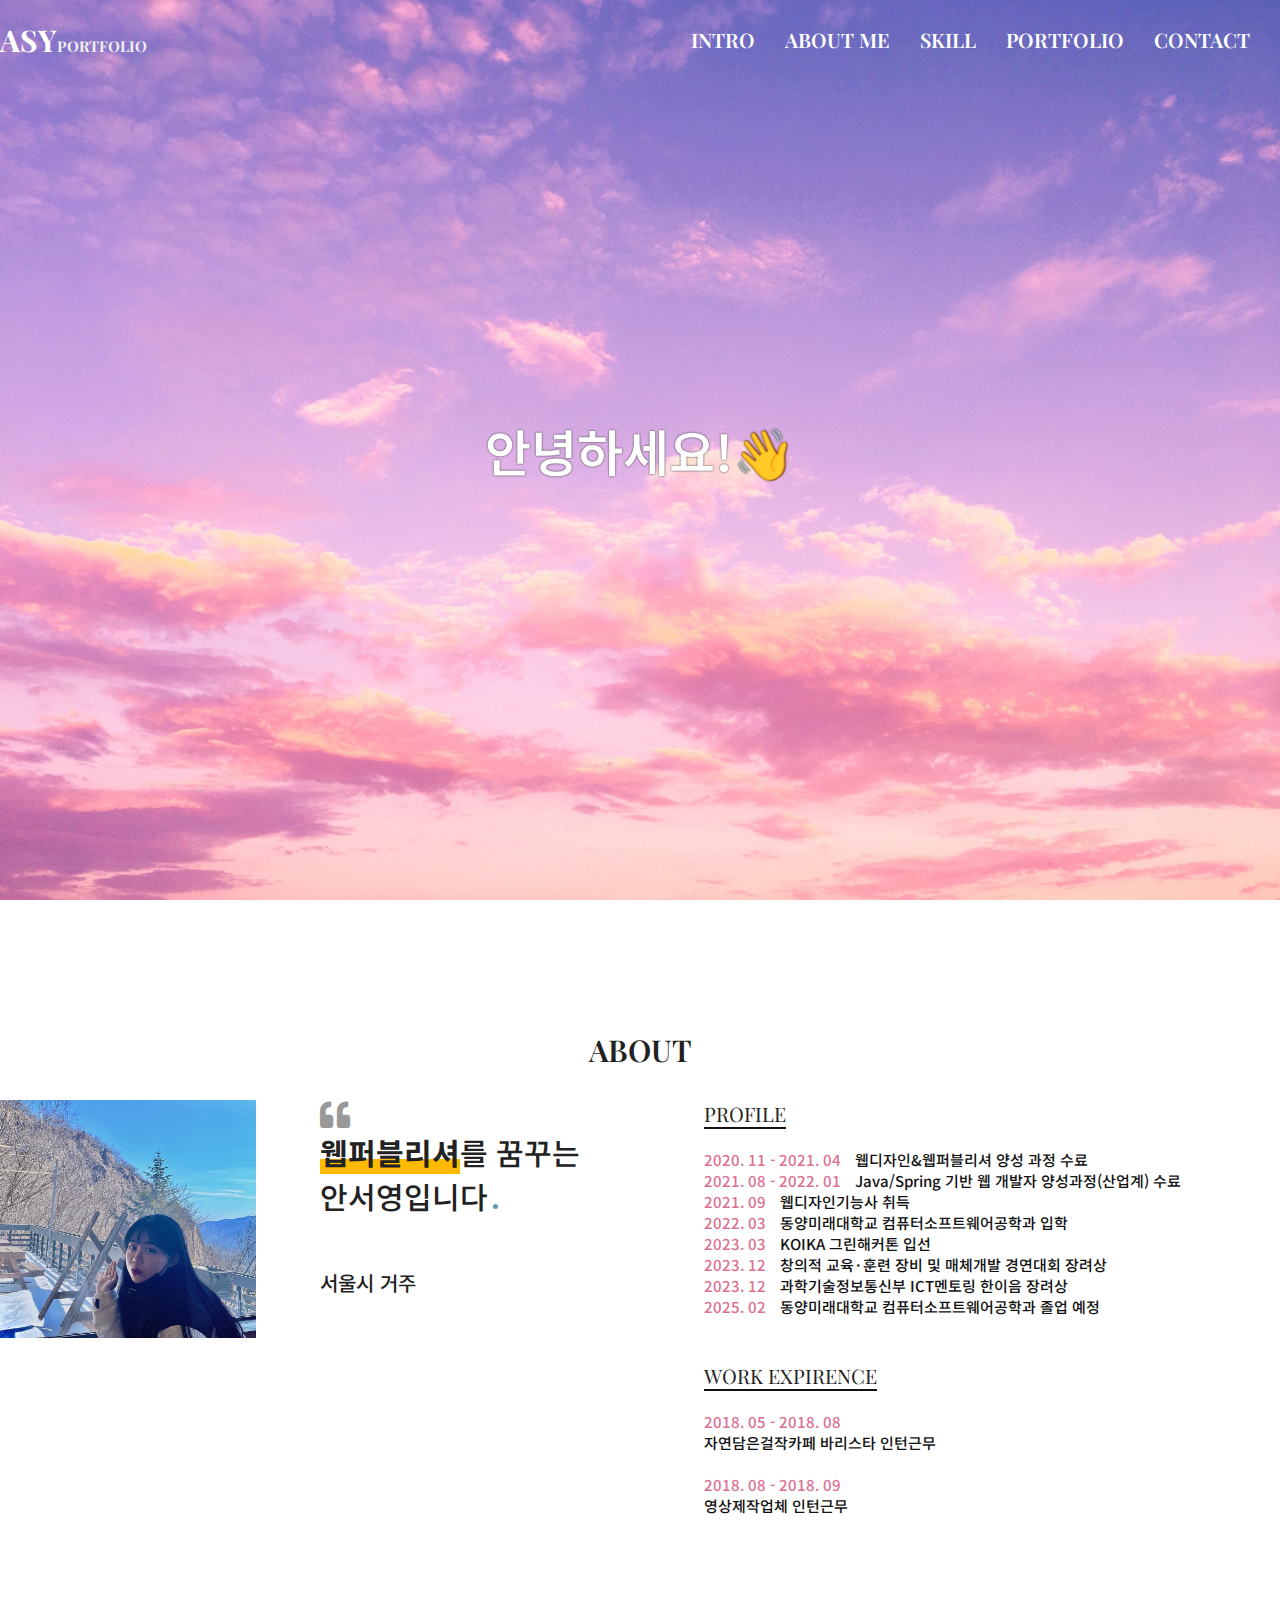
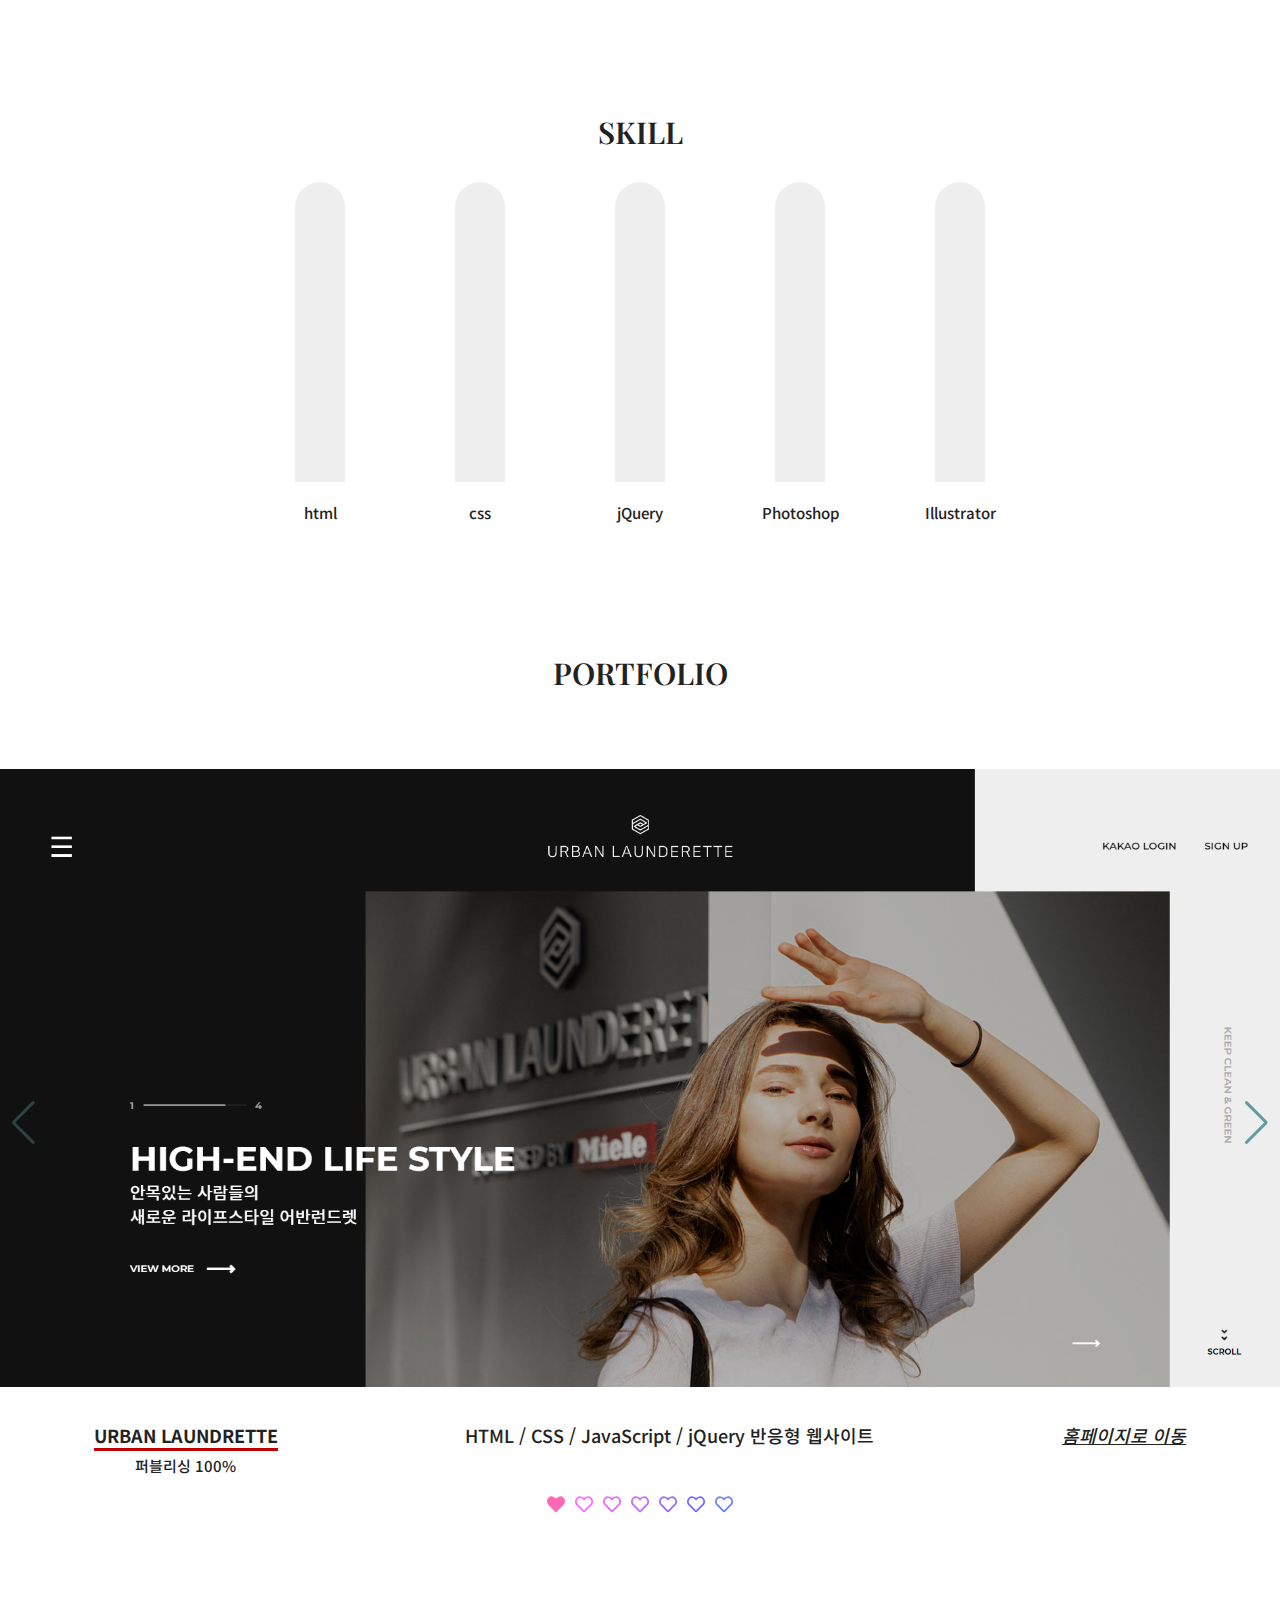
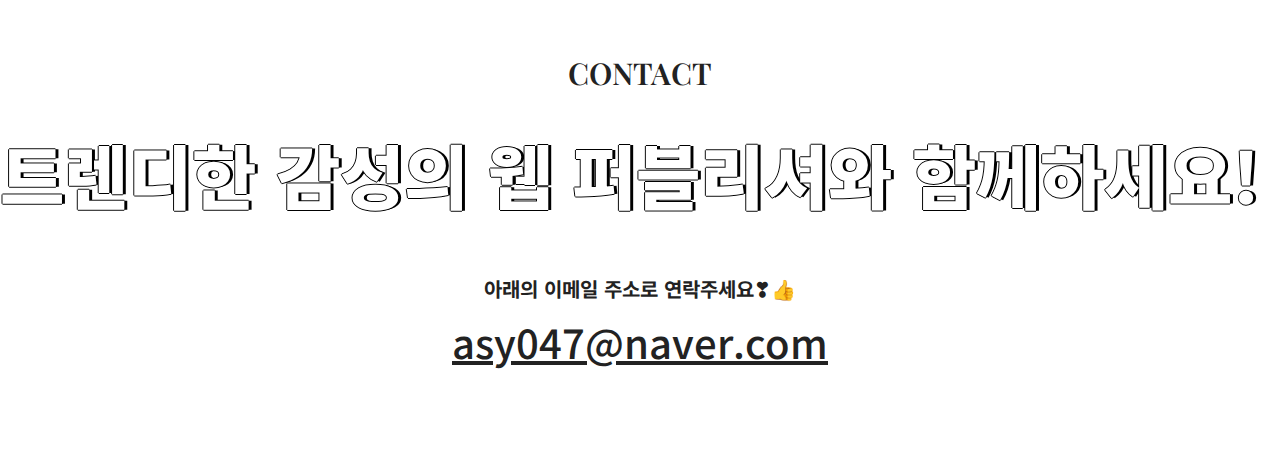
<file: index.html>
<!DOCTYPE html>
<html lang="ko">
<head>
	<meta charset="UTF-8">
	<title>안녕하세요! 안서영입니다. 😀</title>
	<link rel="stylesheet" href="css/all.min.css">
	<link rel="stylesheet" href="css/reset.css">
	<link rel="stylesheet" href="css/swiper-bundle.min.css">
	<link rel="stylesheet" href="css/main.css">
	<script src="js/jquery-3.5.1.min.js"></script>
	<script src="js/jquery-ui.min.js"></script>
	<script src="js/swiper-bundle.min.js"></script>
	<script src="js/script.js"></script>
</head>
<body>
<div class="loading"><i class="fa fa-spinner fa-pulse fa-3x fa-fw margin-bottom"></i></div>
	<div id="wrap">
		<div id="mainVisual">
			<header>
				<div class="inner">
					<h1><a href="#">ASY<span>portfolio</span></a></h1>
					<ul class="gnb">
						<li><a href="#">intro</a></li>
						<li><a href="#about">about me</a></li>
						<li><a href="#skill">skill</a></li>
						<li><a href="#port">portfolio</a></li>
						<li><a href="#contact">contact</a></li>
					</ul>
				</div>
			</header>
			<h2>안녕하세요!<span>👋</span></h2>
		</div>
		<section id="container">
			<article id="about" class="clear">
				<div class="inner">
						<h3>ABOUT</h3>
					<figure>
						<img src="img/about01.jpg" alt="안서영사진">
					</figure>
					<div class="rightTxt01">
							<p class="txt01">
								<i class="fas fa-quote-left"></i>
								<strong>웹퍼블리셔</strong>를 꿈꾸는 <br>
								안서영입니다<span></span>
							</p>
							<p class="txt02">
								서울시 거주
							</p>
							<!-- <address>
								<a href="mailto:asy047@naver.com">asy047@naver.com </a>
							</address> -->
					</div>
					<div class="rightTxt02">
						<div class="education">
							<h4>PROFILE</h4>
							<p>
								<span>2020. 11 - 2021. 04</span> 웹디자인&amp;웹퍼블리셔 양성 과정 수료 <br>
								<span>2021. 08 - 2022. 01</span> Java/Spring 기반 웹 개발자 양성과정(산업계) 수료 <br>
                                <span>2021. 09</span> 웹디자인기능사 취득 <br>
								<span>2022. 03</span> 동양미래대학교 컴퓨터소프트웨어공학과 입학 <br>
                                <span>2023. 03</span> KOIKA 그린해커톤 입선 <br>
                                <span>2023. 12</span> 창의적 교육·훈련 장비 및 매체개발 경연대회 장려상 <br>
                                <span>2023. 12</span> 과학기술정보통신부 ICT멘토링 한이음 장려상 <br>
                                <span>2025. 02</span> 동양미래대학교 컴퓨터소프트웨어공학과 졸업 예정
							</p>
						</div>
						<div class="work">
							<h4>WORK EXPIRENCE</h4>
							<p>
								<span>2018. 05 - 2018. 08</span> <br>
								자연담은걸작카페 바리스타 인턴근무 <br>
								<span></span>
							</p>
							<p>
								<span>2018. 08 - 2018. 09</span> <br>
								영상제작업체 인턴근무 <br>
								<span></span>
							</p>
						</div>
					</div>
				</div>
			</article>
			
			<article id="skill" class="clear">
				<div class="inner">
					<h3>SKILL</h3>
					<ul>
						<li class="html">
							<div class="score">
								<div class="myScore">98%</div>
							</div>
							<p>html</p>
						</li>
						<li class="css">
							<div class="score">
								<div class="myScore">95%</div>
							</div>
							<p>css</p>
						</li>
						<li class="jQuery">
							<div class="score">
								<div class="myScore">90%</div>
							</div>
							<p>jQuery</p>
						</li>
						<li class="photoshop">
							<div class="score">
								<div class="myScore">90%</div>
							</div>
							<p>Photoshop</p>
						</li>
						<li class="illust">
							<div class="score">
								<div class="myScore">70%</div>
							</div>
							<p>Illustrator</p>
						</li>
					</ul>
				</div>
				
			</article>
			
			<article id="port">
				<h3>PORTFOLIO</h3>
				<div class="inner">
					<div class="swiper-container portSlide">
                      <div class="swiper-wrapper">
                        <div class="swiper-slide">
                            <ul>
                                <li class="topBox">
                                    <figure>
                                        <img src="img/port01.png" alt="어반런드렛">
                                    </figure>
                                </li>
                                <li class="textArea">
                                    <div class="txt01">
                                        <b>urban laundrette</b>
                                        <small>퍼블리싱 100%</small>
                                    </div>
                                    <div class="txt02">
                                        <p>
                                           HTML / CSS / JavaScript / jQuery
                                           반응형 웹사이트
                                        </p>
                                    </div>
                                    <div class="txt03">
                                        <a href="https://asy047.github.io/urbanlaunderette/" target="_blank">홈페이지로 이동</a>
                                    </div>
                                </li>
                            </ul>
                        </div>
                        <div class="swiper-slide">
                          <ul>
                                <li class="topBox">
                                    <figure>
                                        <img src="img/port02.png" alt="청정원">
                                    </figure>
                                </li>
                                <li class="textArea">
                                    <div class="txt01">
                                        <b>청정원</b>
                                        <small>퍼블리싱 100%</small>
                                    </div>
                                    <div class="txt02">
                                        <p>
                                           HTML / CSS / JavaScript / jQuery
                                           반응형 웹 사이트. 웹 접근성 및 웹 적합성 통과.
                                        </p>
                                    </div>
                                    <div class="txt03">
                                        <a href="https://asy047.github.io/cjw/" target="_blank">홈페이지로 이동</a>
                                    </div>
                                </li>
                            </ul>
                            </div>
                        <div class="swiper-slide">
                               <ul>
                                <li class="topBox">
                                    <figure>
                                        <img src="img/port03.png" alt="카카오 디벨롭">
                                    </figure>
                                </li>
                                <li class="textArea">
                                    <div class="txt01">
                                        <b>Kakao Developers</b>
                                        <small>퍼블리싱 100%</small>
                                    </div>
                                    <div class="txt02">
                                        <p>
                                           HTML / CSS / JavaScript / Jquery
                                           반응형 웹 사이트. 웹 접근성 및 웹 적합성 통과
                                        </p>
                                    </div>
                                    <div class="txt03">
                                        <a href="https://asy047.github.io/kakaodevelopers/" target="_blank">홈페이지로 이동</a>
                                    </div>
                                </li>
                            </ul>
                            </div>
                             <div class="swiper-slide">
                             <ul>
                                <li class="topBox">
                                    <figure>
                                        <img src="img/port05.png" alt="인트락스">
                                    </figure>
                                </li>
                                <li class="textArea">
                                    <div class="txt01">
                                        <b>Intrax</b>
                                        <small>퍼블리싱 100%</small>
                                    </div>
                                    <div class="txt02">
                                        <p>
                                           깔끔한 디자인의 Intrax 사이트를 클론코딩
                                        </p>
                                    </div>
                                    <div class="txt03">
                                        <a href="https://asy047.github.io/intrax/" target="_blank">홈페이지로 이동</a>
                                    </div>
                                </li>
                            </ul>
                        </div>
                        <div class="swiper-slide">
                            <ul>
                                <li class="topBox">
                                    <figure>
                                        <img src="img/port04.png" alt="보그">
                                    </figure>
                                </li>
                                <li class="textArea">
                                    <div class="txt01">
                                        <b>Vogue</b>
                                        <small>퍼블리싱 100%</small>
                                    </div>
                                    <div class="txt02">
                                        <p>
                                           잡지 Vogue를 컨셉으로 jquery와 css를 적극 활용한 동적인 페이지
                                        </p>
                                    </div>
                                    <div class="txt03">
                                        <a href="https://asy047.github.io/vogue/" target="_blank">홈페이지로 이동</a>
                                    </div>
                                </li>
                            </ul>
                        </div>
                        <div class="swiper-slide">
                          <ul>
                                <li class="topBox">
                                    <figure>
                                        <img src="img/port06.png" alt="굿호텔">
                                    </figure>
                                </li>
                                <li class="textArea">
                                    <div class="txt01">
                                        <b>good hotel</b>
                                        <small>디자인 100%</small>
                                    </div>
                                    <div class="txt02">
                                        <p>
                                           호텔 예약 페이지를 신뢰감을 주는 색을 중심으로 하여 디자인
                                        </p>
                                    </div>
                                    <div class="txt03">
                                        <a href="html/goodhotel.html" target="_blank">홈페이지로 이동</a>
                                    </div>
                                </li>
                            </ul>
                            </div>
                        <div class="swiper-slide">
                             <ul>
                                <li class="topBox">
                                    <figure>
                                        <img src="img/port07.png" alt="인생축제">
                                    </figure>
                                </li>
                                <li class="textArea">
                                    <div class="txt01">
                                        <b>Life festival</b>
                                        <small>디자인 100%</small>
                                    </div>
                                    <div class="txt02">
                                        <p>
                                           어플리케이션을 디자인
                                        </p>
                                    </div>
                                    <div class="txt03">
                                        <a href="html/lifeFestival.html" target="_blank">홈페이지로 이동</a>
                                    </div>
                                </li>
                            </ul>
                        </div>
                      </div>
                      <div class="swiper-pagination"></div>
                      <div class="swiper-button-next"></div>
                      <div class="swiper-button-prev"></div>
                    </div>
				</div>
			</article>
			
			<article id="contact">
				<h3>CONTACT</h3>
				<div class="inner">
                    <p>트렌디한 감성의 웹 퍼블리셔와 함께하세요!</p>
                    <div class="email">
                        <b>아래의 이메일 주소로 연락주세요❣👍</b>
				    	<label for="email"><a href="mailto:asy047@naver.com">asy047@naver.com</a></label>
                </div>
				</div>
			</article>
		</section>
	</div>
	<!-- Channel Plugin Scripts -->
<script>
  (function() {
    var w = window;
    if (w.ChannelIO) {
      return (window.console.error || window.console.log || function(){})('ChannelIO script included twice.');
    }
    var ch = function() {
      ch.c(arguments);
    };
    ch.q = [];
    ch.c = function(args) {
      ch.q.push(args);
    };
    w.ChannelIO = ch;
    function l() {
      if (w.ChannelIOInitialized) {
        return;
      }
      w.ChannelIOInitialized = true;
      var s = document.createElement('script');
      s.type = 'text/javascript';
      s.async = true;
      s.src = 'https://cdn.channel.io/plugin/ch-plugin-web.js';
      s.charset = 'UTF-8';
      var x = document.getElementsByTagName('script')[0];
      x.parentNode.insertBefore(s, x);
    }
    if (document.readyState === 'complete') {
      l();
    } else if (window.attachEvent) {
      window.attachEvent('onload', l);
    } else {
      window.addEventListener('DOMContentLoaded', l, false);
      window.addEventListener('load', l, false);
    }
  })();
  ChannelIO('boot', {
    "pluginKey": "f3668c33-a513-4769-81c1-241b7d3bf572"
  });
</script>
<!-- End Channel Plugin -->
</body>
</html>
</file>
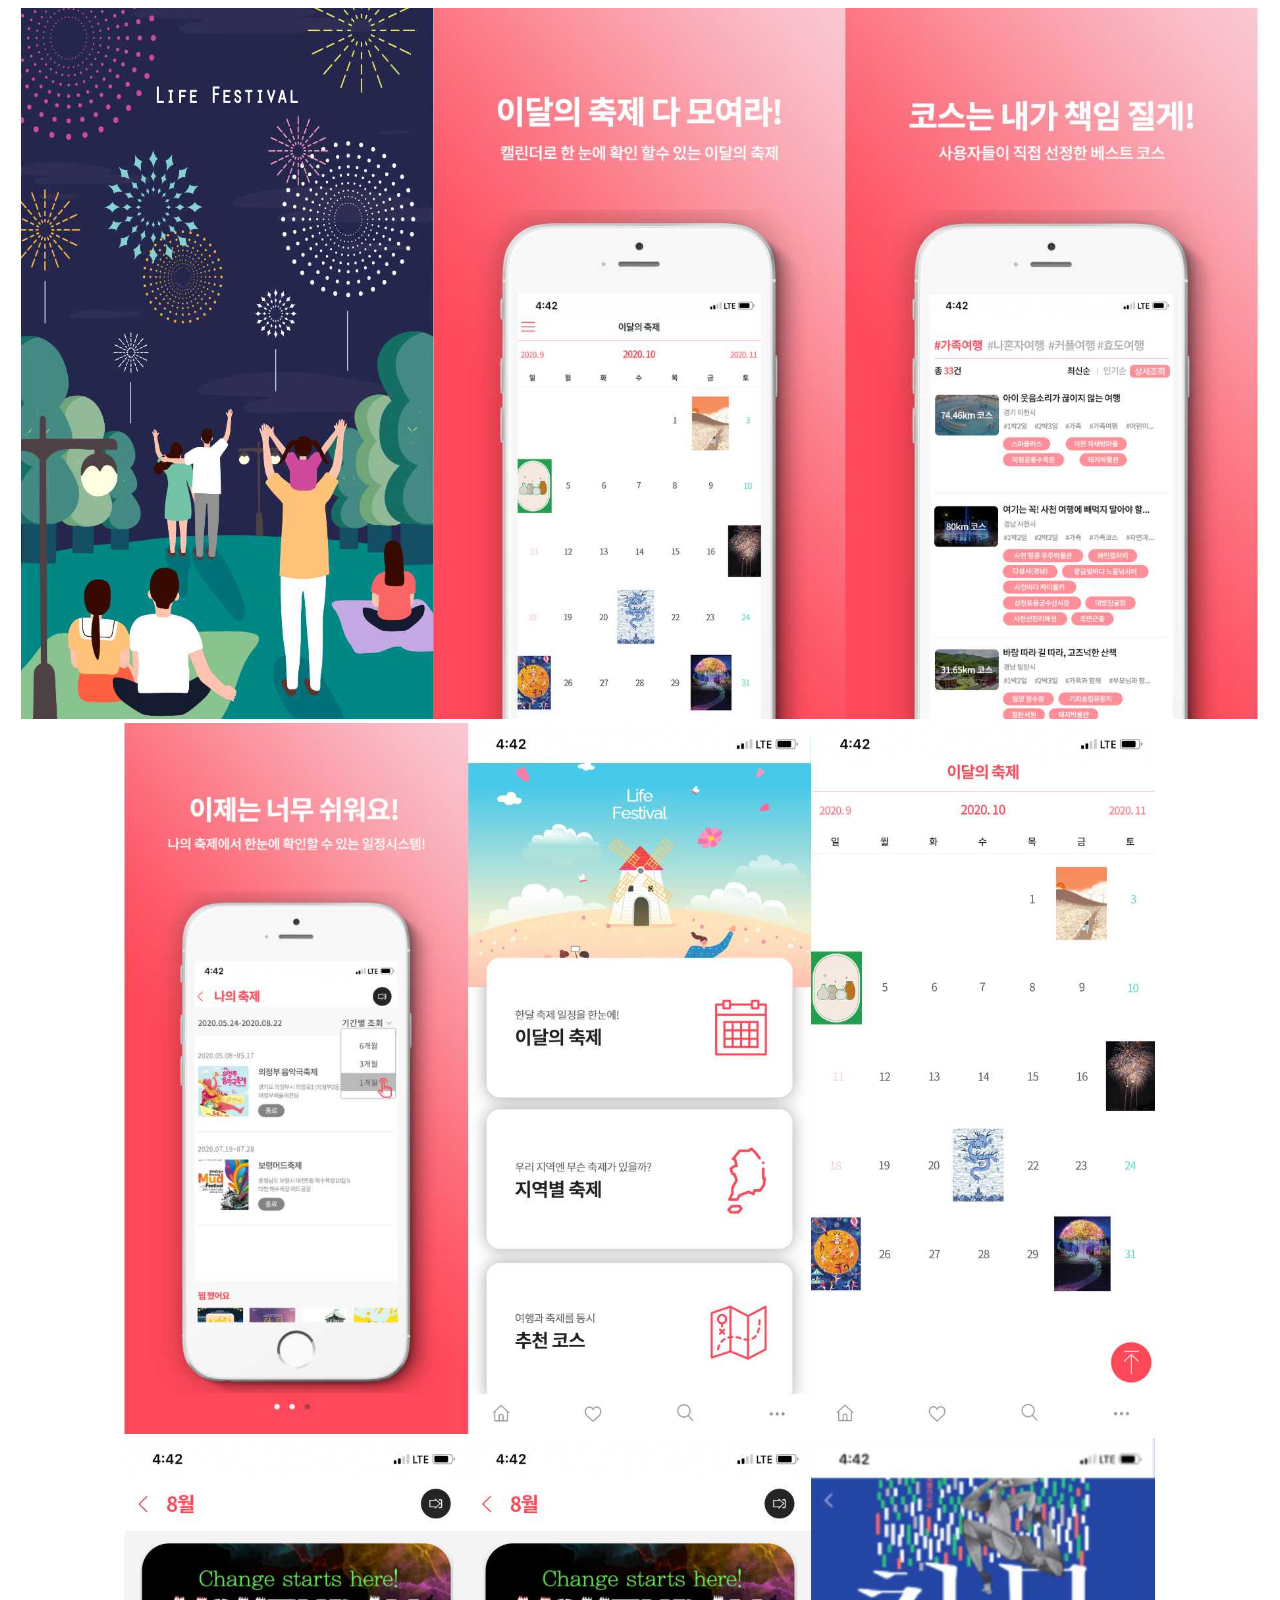
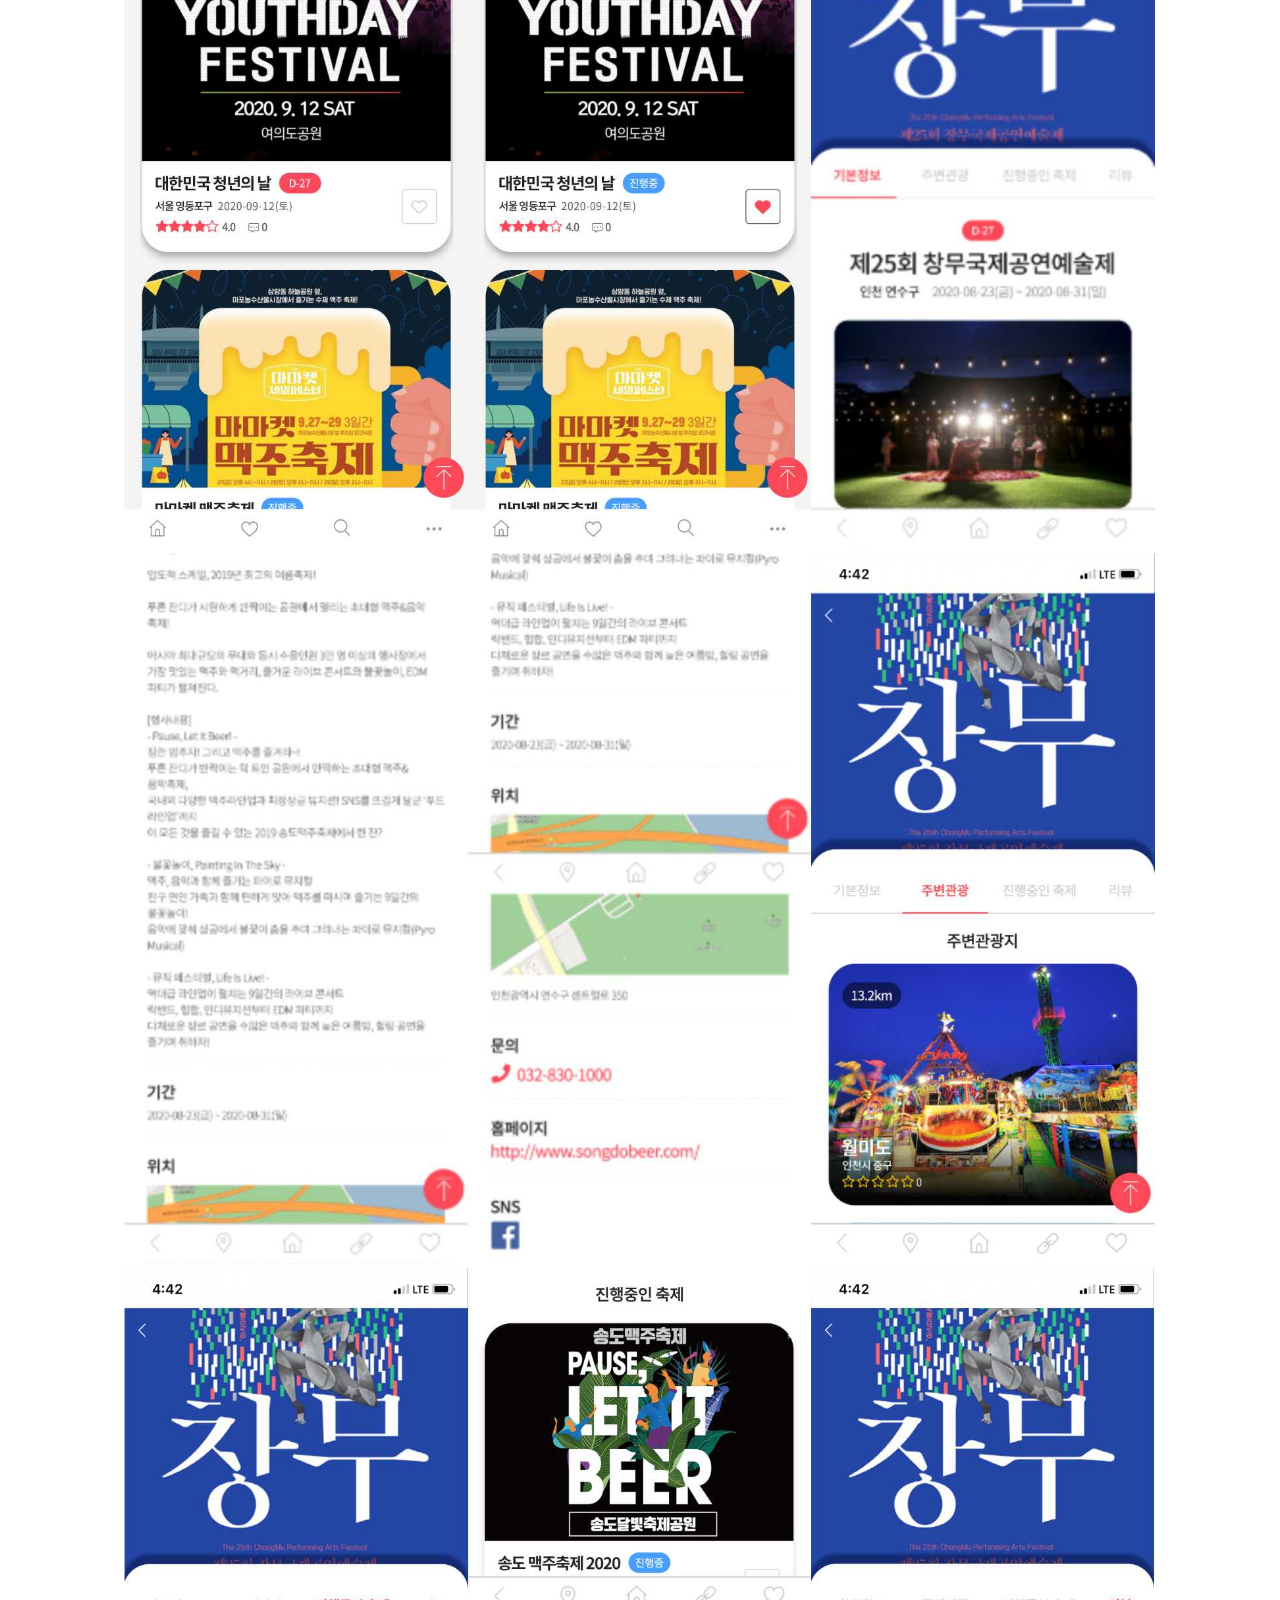
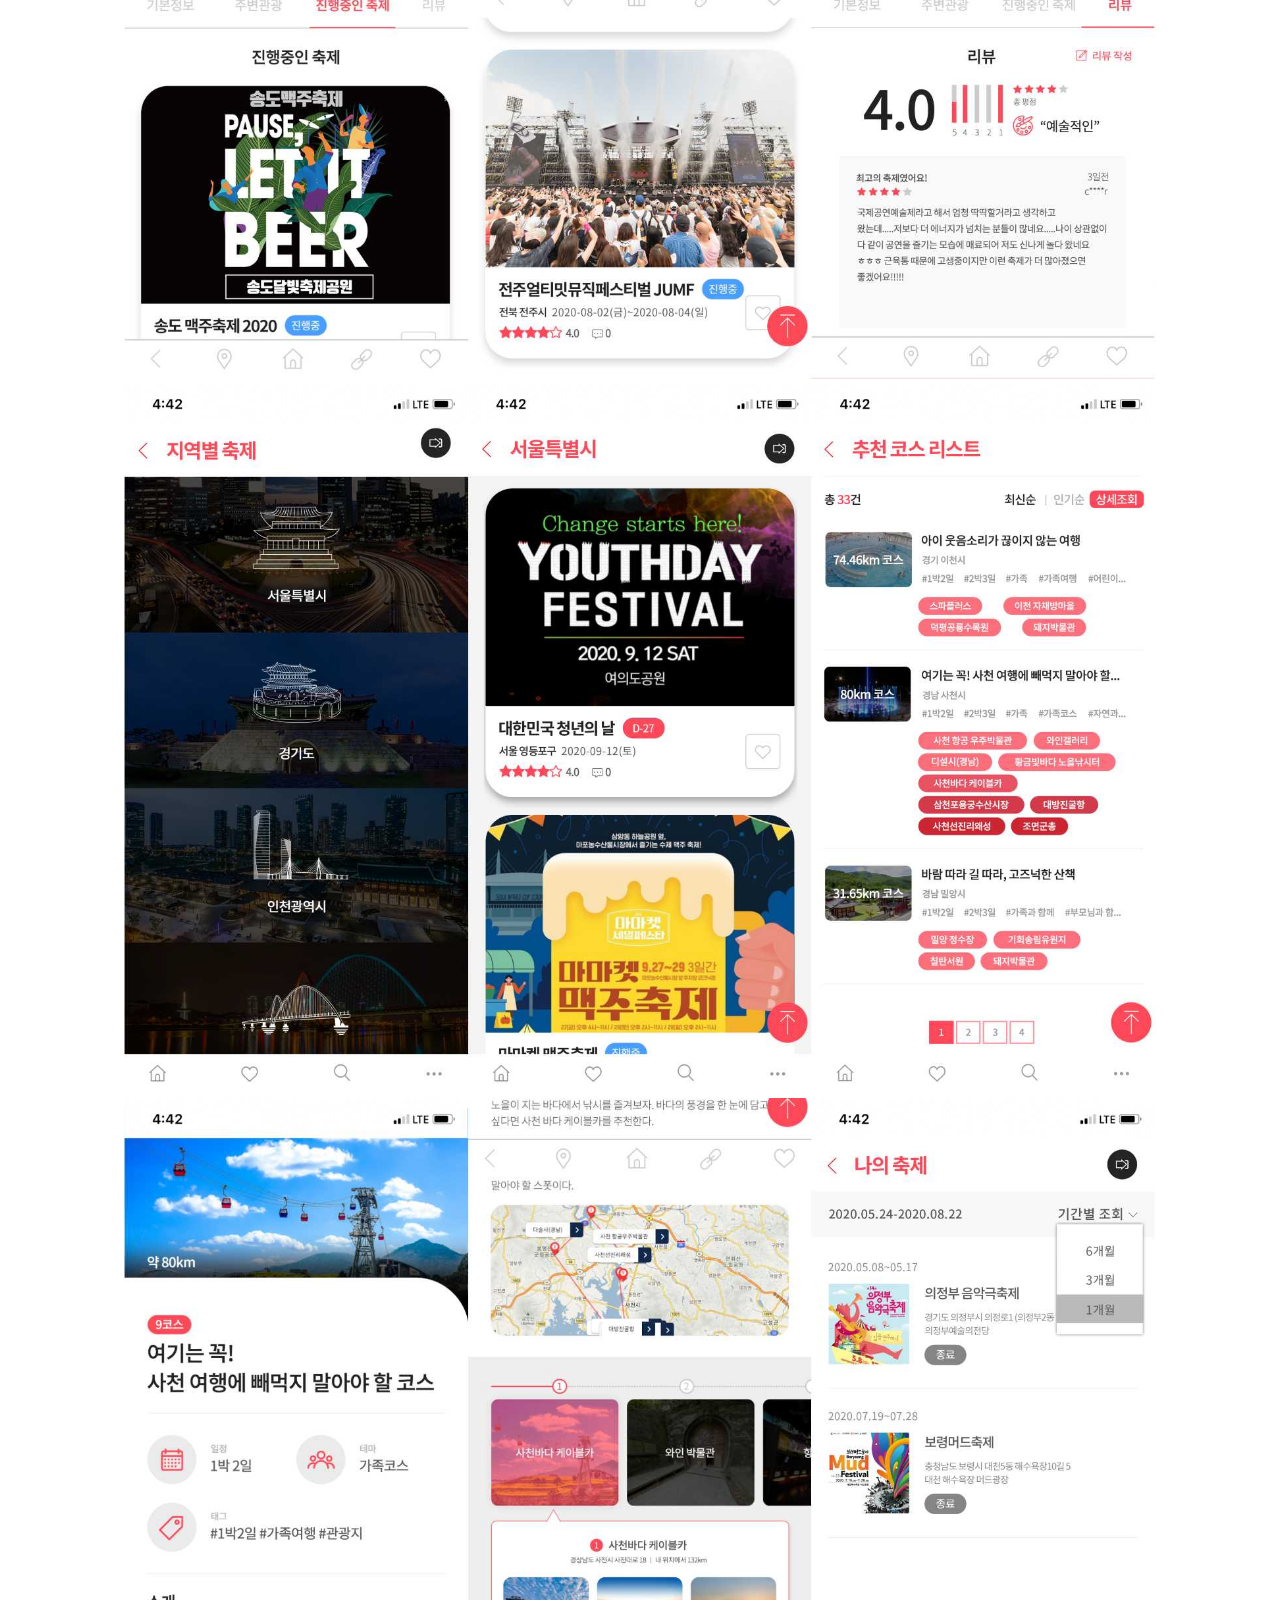
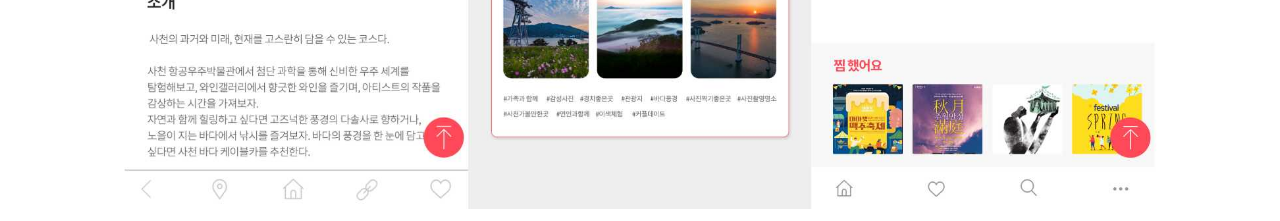
<file: html/lifeFestival.html>
<!DOCTYPE html>
<html lang="ko">
<head>
    <meta charset="UTF-8">
    <meta http-equiv="X-UA-Compatible" content="IE=edge">
    <meta name="viewport" content="width=device-width, initial-scale=1.0">
    <title>인생축제</title>
    <style>
        img {width: 100%;}
    </style>
</head>
<body>
    <img src="images/01_life festival.jpg" alt="인생축제01">
    <img src="images/02_life festival.jpg" alt="인생축제02">
    <img src="images/03_life festival.jpg" alt="인생축제03">
    <img src="images/04_life festival.jpg" alt="인생축제04">
    <img src="images/05_life festival.jpg" alt="인생축제05">
    <img src="images/06_life festival.jpg" alt="인생축제06">
    <img src="images/07_life festival.jpg" alt="인생축제07">
</body>
</html>
</file>
<file: css/main.css>
@charset "UTF-8";
@import url(fonts.css);

html {font-size: 10px; scroll-behavior: smooth;}
body {font: 500 1.5rem 'Noto Sans KR', sans-serif; color: #222;}
/*loading*/
.loading {
	width: 100%;
	height: 100%;
	position: fixed;
	left: 0;
	top: 0;
	background: #fff;
	z-index: 1000;
	display: table;
	text-align: center;
}
.loading i {
	vertical-align: middle;
	text-align: center;
	display: table-cell;
	font-size: 60px;
	color: hotpink;
}
/*common*/
::selection {
	background-color: hotpink;
	color: aliceblue;
}
.inner {width: 1280px; margin: 0 auto;}
h4 {
	display: inline-block;
	font-size: 2rem;
	margin-bottom: 1em;
	font-family: 'Playfair Display';
	border-bottom: 2px solid #111;
}
article {margin-top: 100px;}
/*mv*/
#mainVisual {
	position: relative;
	height: 100vh;
	background: url(../img/mv02.jpg) no-repeat fixed center/cover;
}

/*header*/
header {
	width: 100vw;
	height: 80px;
	text-transform: uppercase;
	font-weight: 600;
}
header h1 {
	float: left;
	line-height: 80px;
	font-weight: 700;
	font-family: 'Playfair Display';
	color: #fff;
}
header h1 span {
	text-transform: uppercase;
	font-size: 1.5rem;
	color: #eee;
}
header .gnb {float: right;line-height: 80px;}
header .gnb li {
	float: left;
	margin-right: 30px;
	font-family: 'Playfair Display';
	color: #fff;
	font-size: 2rem;
}
header .gnb li:hover {
	background: linear-gradient(to right,pink,skyblue);
	-webkit-background-clip: text;
  -webkit-text-fill-color: transparent;
}
/*//header*/
#mainVisual h2 {
	position: absolute;
	top: 50%; left: 50%;
	transform: translate(-50%,-50%);
	margin: 0 auto;
	text-align: center;
	font-weight: 600;
	font-size: 5rem;
	color: #fff;
	text-shadow: 0px 0px 2px #222;
}
#mainVisual h2 span {
	display: inline-block;
	animation: hands .5s infinite alternate;
}
@keyframes hands {
	from {
		transform: rotate(-15deg);
	}
	to {
		transform: rotate(15deg);
	}
}

/*about*/
#about {}
#about figure {
/*	margin-top: 6.66em;*/
	width: 20%;
	height: 400px;
	overflow: hidden;
	float: left;
}
#about figure img {
    margin: -50px;
	width: 150%;
}
h3 {
	line-height: 100px;
	text-align: center;
	font-family: 'Playfair Display';
	font-size: 3rem;
	font-weight: 600;
}
#about .rightTxt01 {width: 30%; float: left; margin-left: 5%;}
#about .rightTxt01 i {
	display: block;
	color: #999;
}
#about .rightTxt01 .txt01 {
	font-size: 3rem;
}
#about .rightTxt01 .txt01 strong {
	position: relative;
}
#about .rightTxt01 .txt01 strong:before {
	position: absolute;
	bottom: 0;
	content: '';
	height: 15px;
	width: 100%;
	display: block;
	background: #ffba00;
	z-index: -1;
}
#about .rightTxt01 .txt01 span {
	display: inline-block;
	margin-left: 5px;
	width: 5px;
	height: 5px;
	border-radius: 50%;
	background-color: cadetblue;
}
#about .rightTxt01 .txt02 {
	margin-top: 50px;
	font-size: 2rem;
}
#about .rightTxt01 address {
	margin-top: 30px;
	display: inline-block;
	font-style: italic;
	text-decoration: underline;
}
#about .rightTxt02 {
	float: left;
	width: 40%;
}
#about .rightTxt02 div {
	margin-bottom: 3em;
}
#about .education p,
#about .work p {
	color: #111;
}
#about .education span,
#about .work span{
	color: palevioletred;
	font-weight: 500;
	display: inline-block;
	margin-right: 10px;
}

/*skill*/
#skill ul {
	width: 800px;
	margin: 0 auto;
}
#skill ul li {
	float: left;
	width: 160px;
	text-align: center;
}
#skill ul li .score {
	position: relative;
	height: 300px;
	width: 50px;
	background: #eee;
	border-top-left-radius: 30px;
	border-top-right-radius: 30px;
	margin: 0 auto;
	overflow: hidden;
}
#skill ul li .score .myScore {
	position: absolute;
	bottom: -80%; 
	width: 50px;
	background-color: cadetblue;
	border-top-left-radius: 30px;
	border-top-right-radius: 30px;
	box-sizing: border-box;
	padding: 20px 0;
	transition: .5s;
	opacity: 0;
}
#skill ul li.on .score .myScore {
	bottom: 0;
	opacity: 1;
}
#skill ul li:nth-child(odd) .score .myScore {
	background-color: palevioletred
}
#skill ul li:nth-child(1) .score .myScore{
    height: 98%;
}
#skill ul li:nth-child(2) .score .myScore {
    height: 95%;
}
#skill ul li:nth-child(3) .score .myScore {
	height: 90%;
}
#skill ul li:nth-child(4) .score .myScore {
	height: 90%;
}
#skill ul li:nth-child(5) .score .myScore {
	height: 70%;
}
#skill ul li p {
	margin-top: 20px;
}

/*port*/
#port .swiper-slide:nth-child(1) {}
#port .swiper-slide:nth-child(2) {}
#port .swiper-slide:nth-child(3) {}
.swiper-container {
        width: 100%;
        height: 800px;
      }

.swiper-container .swiper-wrapper {
    width: 900px;
}

      .swiper-slide {
          width: 1400px;
          overflow: hidden;
        text-align: center;
        font-size: 18px;
        background: #fff;
        /* Center slide text vertically */
        display: -webkit-box;
        display: -ms-flexbox;
        display: -webkit-flex;
        display: flex;
        -webkit-box-pack: center;
        -ms-flex-pack: center;
        -webkit-justify-content: center;
        justify-content: center;
        -webkit-box-align: center;
        -ms-flex-align: center;
        -webkit-align-items: center;
        align-items: center;
      }

.swiper-slide img {
    width: 100%;
}
.swiper-container-horizontal > .swiper-pagination-bullets {
    bottom:
}
      .swiper-pagination-bullet {
        position: relative;
        width: 20px;
        height: 20px;
        text-align: center;
        line-height: 20px;
        font-size: 0;
        opacity: 1;
        color: transparent;
        background: transparent;
      }

.swiper-pagination-bullet::before {
    position: absolute;
    left: 3%; top: 3%;
    content: "\f004";
    font-weight: 500;
    font-family: "Font Awesome 5 Free";
    font-size: 1.8rem;
    color: hotpink;
}
.swiper-pagination-bullet:nth-child(2)::before {color: #ff69ff}
.swiper-pagination-bullet:nth-child(3)::before {color: #e869ff}
.swiper-pagination-bullet:nth-child(4)::before {color: #c569ff}
.swiper-pagination-bullet:nth-child(5)::before {color: #9769ff}
.swiper-pagination-bullet:nth-child(6)::before {color: #7569ff}
.swiper-pagination-bullet:nth-child(7)::before {color: #6980ff}
.swiper-pagination-bullet:nth-child(8)::before {color: #69aeff}
.swiper-pagination-bullet:nth-child(9)::before {color: #69d7ff}
.swiper-pagination-bullet-active {
color: transparent;
background: transparent;
    font-size: 0;
}
.swiper-pagination-bullet-active:before{
    position: absolute;
    left: 3%; top: 3%;
    content: "\f004";
    font-weight: 600;
    font-family: "Font Awesome 5 Free";
    font-size: 1.8rem;
    color: hotpink;
}
.swiper-pagination-bullet-active:nth-child(2) {color: #ff69ff}
.swiper-pagination-bullet-active:nth-child(3) {color: #e869ff}
.swiper-pagination-bullet-active:nth-child(4) {color: #c569ff}
.swiper-pagination-bullet-active:nth-child(5) {color: #9769ff}
.swiper-pagination-bullet-active:nth-child(6) {color: #7569ff}
.swiper-pagination-bullet-active:nth-child(7) {color: #6980ff}
.swiper-pagination-bullet-active:nth-child(8) {color: #69aeff}
.swiper-pagination-bullet-active:nth-child(9) {color: #69d7ff}
.swiper-button-next, .swiper-button-prev {color: cadetblue;}
.swiper-button-next {}

/*textArea*/
#port .swiper-slide .textArea {display: flex; justify-content: space-around; margin-top: 30px;}
#port .swiper-slide .textArea ul li {width: 33.333%}
#port .swiper-slide .textArea .txt01 {}
#port .swiper-slide .textArea .txt01 b {display: block; text-transform: uppercase; border-bottom: 3px solid #bf0000}
#port .swiper-slide:nth-child(2) .textArea .txt01 b {border-bottom: 3px solid dodgerblue;}
#port .swiper-slide:nth-child(3) .textArea .txt01 b {border-bottom: 3px solid #243D67;}
#port .swiper-slide:nth-child(4) .textArea .txt01 b {border-bottom: 3px solid #334d66;}
#port .swiper-slide:nth-child(5) .textArea .txt01 b {border-bottom: 3px solid #333;}
#port .swiper-slide .textArea .txt03 a {font-size: 1.8rem; text-decoration: underline; font-style: italic;}


/* contact */
#contact .inner {overflow: hidden;}
#contact p {
	white-space: nowrap;
	font-size: 7rem;
	font-weight: 900;
	text-shadow: -1px 0 black, 0 1px black, 1px 0 black, 0 -1px black, 3px 0 black;
	color: #fff;
}
#contact .email{
	display: block;
	width: 100%;
	margin-bottom: 100px;
	text-align: center;
}
#contact .email b {
	display: block;
	margin-top: 50px;
	font-size: 2rem;
}
#contact .email a {
	display: inline-block;
	margin-top: 10px;
	font-size: 4rem;
	text-decoration: underline;
}
#contact .email a:hover {
	background: linear-gradient(to right, hotpink, skyblue);
  -webkit-background-clip: text;
  -webkit-text-fill-color: transparent;
}
</file>
